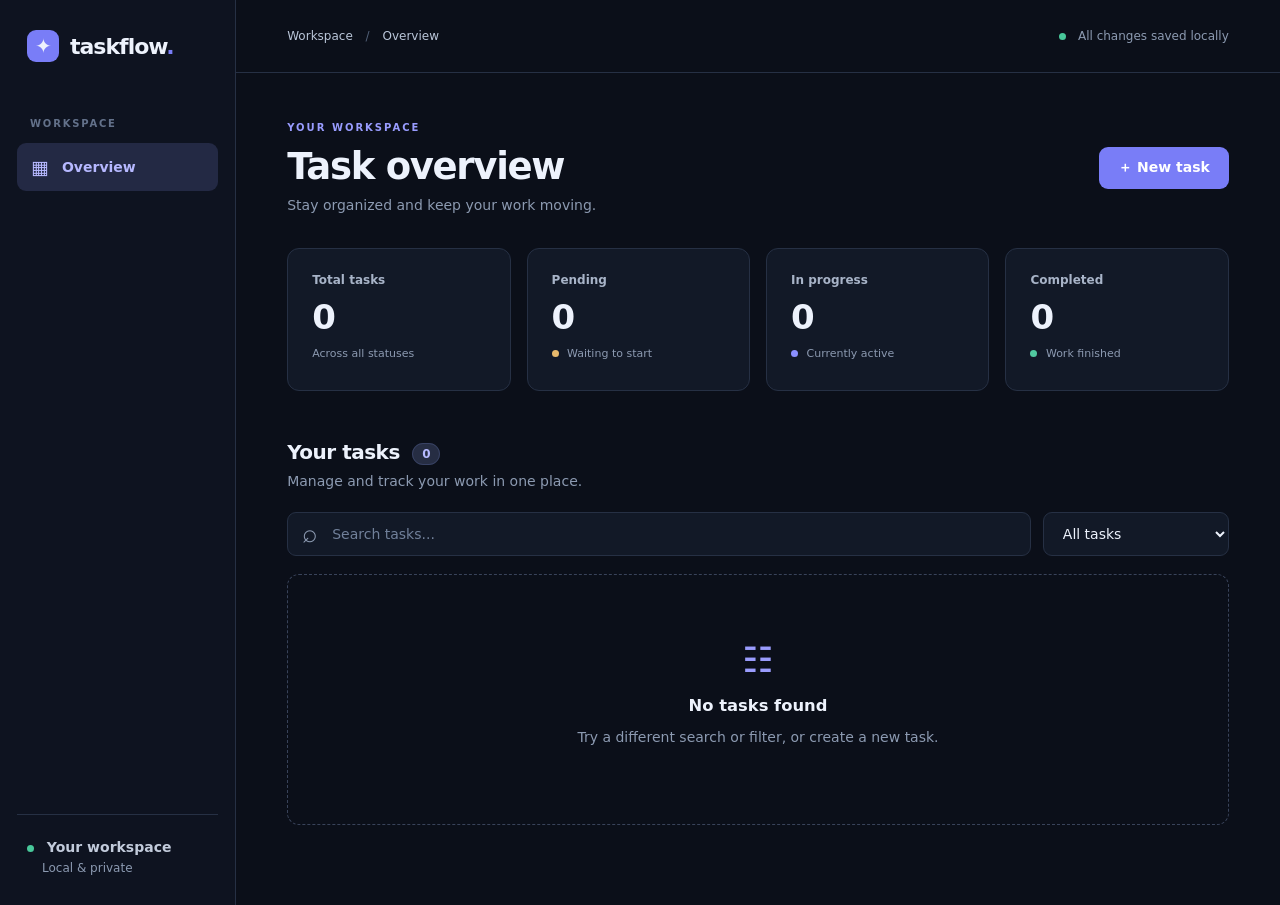
<file: Task_Mananger copy/src/index.html>
<!doctype html>
<html lang="en">
<head>
  <meta charset="UTF-8">
  <meta name="viewport" content="width=device-width, initial-scale=1">
  <meta name="theme-color" content="#0b0f19">
  <title>Taskflow — Task Manager</title>
  <link rel="stylesheet" href="styles.css">
  <script src="main.js" defer></script>
</head>
<body>
  <div class="app-shell">
    <aside class="sidebar" aria-label="Sidebar">
      <div class="brand"><span class="brand-icon" aria-hidden="true">✦</span><span>taskflow<span class="brand-dot">.</span></span></div>
      <div class="sidebar-label">WORKSPACE</div>
      <div class="nav-item active"><span aria-hidden="true">▦</span> Overview</div>
      <div class="sidebar-bottom"><span class="status-dot"></span> Your workspace <span class="sidebar-note">Local & private</span></div>
    </aside>
    <main class="main-content">
      <header class="topbar"><span>Workspace <span class="crumb">/</span> Overview</span><span class="topbar-right"><span class="status-dot"></span> All changes saved locally</span></header>
      <div class="content">
        <div class="page-heading"><div><p class="eyebrow">YOUR WORKSPACE</p><h1>Task overview</h1><p class="subtitle">Stay organized and keep your work moving.</p></div><button id="Create" class="btn btn-primary" type="button"><span aria-hidden="true">＋</span> New task</button></div>
        <section class="stats" aria-label="Task statistics">
          <div class="stat"><span class="stat-label">Total tasks</span><strong id="totalCount">0</strong><span class="stat-foot">Across all statuses</span></div>
          <div class="stat"><span class="stat-label">Pending</span><strong id="pendingCount">0</strong><span class="stat-foot"><span class="indicator pending"></span> Waiting to start</span></div>
          <div class="stat"><span class="stat-label">In progress</span><strong id="progressCount">0</strong><span class="stat-foot"><span class="indicator progress"></span> Currently active</span></div>
          <div class="stat"><span class="stat-label">Completed</span><strong id="completedCount">0</strong><span class="stat-foot"><span class="indicator completed"></span> Work finished</span></div>
        </section>
        <section class="tasks-section" aria-labelledby="tasksHeading">
          <div class="section-heading"><div><h2 id="tasksHeading">Your tasks <span id="visibleCount" class="count-pill">0</span></h2><p>Manage and track your work in one place.</p></div></div>
          <div class="toolbar"><label class="search-wrap"><span aria-hidden="true">⌕</span><span class="sr-only">Search tasks</span><input id="SearchInput" type="search" placeholder="Search tasks..." autocomplete="off"></label><label class="filter-wrap"><span class="sr-only">Filter tasks</span><select id="taskFilter"><option value="all">All tasks</option><option value="Pending">Pending</option><option value="In Progress">In Progress</option><option value="Completed">Completed</option><option value="High">High priority</option><option value="Medium">Medium priority</option><option value="Low">Low priority</option></select></label></div>
          <ul id="taskList" class="task-list" aria-live="polite"></ul>
          <div id="emptyState" class="empty-state" hidden><div class="empty-icon">☷</div><h3>No tasks found</h3><p>Try a different search or filter, or create a new task.</p></div>
        </section>
      </div>
    </main>
  </div>
  <div id="EditorWindow" class="modal-backdrop" hidden>
    <div class="modal" role="dialog" aria-modal="true" aria-labelledby="modalHeading">
      <div class="modal-heading"><div><p class="eyebrow">TASK DETAILS</p><h2 id="modalHeading">New task</h2></div><button id="closeEditor" class="icon-btn" type="button" aria-label="Close editor">×</button></div>
      <form id="taskForm" novalidate>
        <div class="field"><label for="EditorTitle">Task title <span class="required">*</span></label><input id="EditorTitle" type="text" maxlength="120" placeholder="What needs to be done?" required></div>
        <div class="field"><label for="EditorDescription">Description</label><textarea id="EditorDescription" rows="5" maxlength="3000" placeholder="Add a little more detail..."></textarea></div>
        <div class="form-grid"><div class="field"><label for="dueDate">Due date <span class="required">*</span></label><input id="dueDate" type="date" required></div><div class="field"><label for="EditorPriority">Priority</label><select id="EditorPriority"><option>Low</option><option selected>Medium</option><option>High</option></select></div></div>
        <div class="field"><label for="EditorStatus">Status</label><select id="EditorStatus"><option>Pending</option><option>In Progress</option><option>Completed</option></select></div>
        <p id="formError" class="form-error" role="alert" hidden></p>
        <div class="modal-actions"><button id="DeleteBtn" class="btn btn-danger" type="button" hidden>Delete task</button><div class="action-right"><button id="discard" class="btn btn-secondary" type="button">Cancel</button><button id="save" class="btn btn-primary" type="submit">Save task</button></div></div>
      </form>
    </div>
  </div>
</body>
</html>
</file>
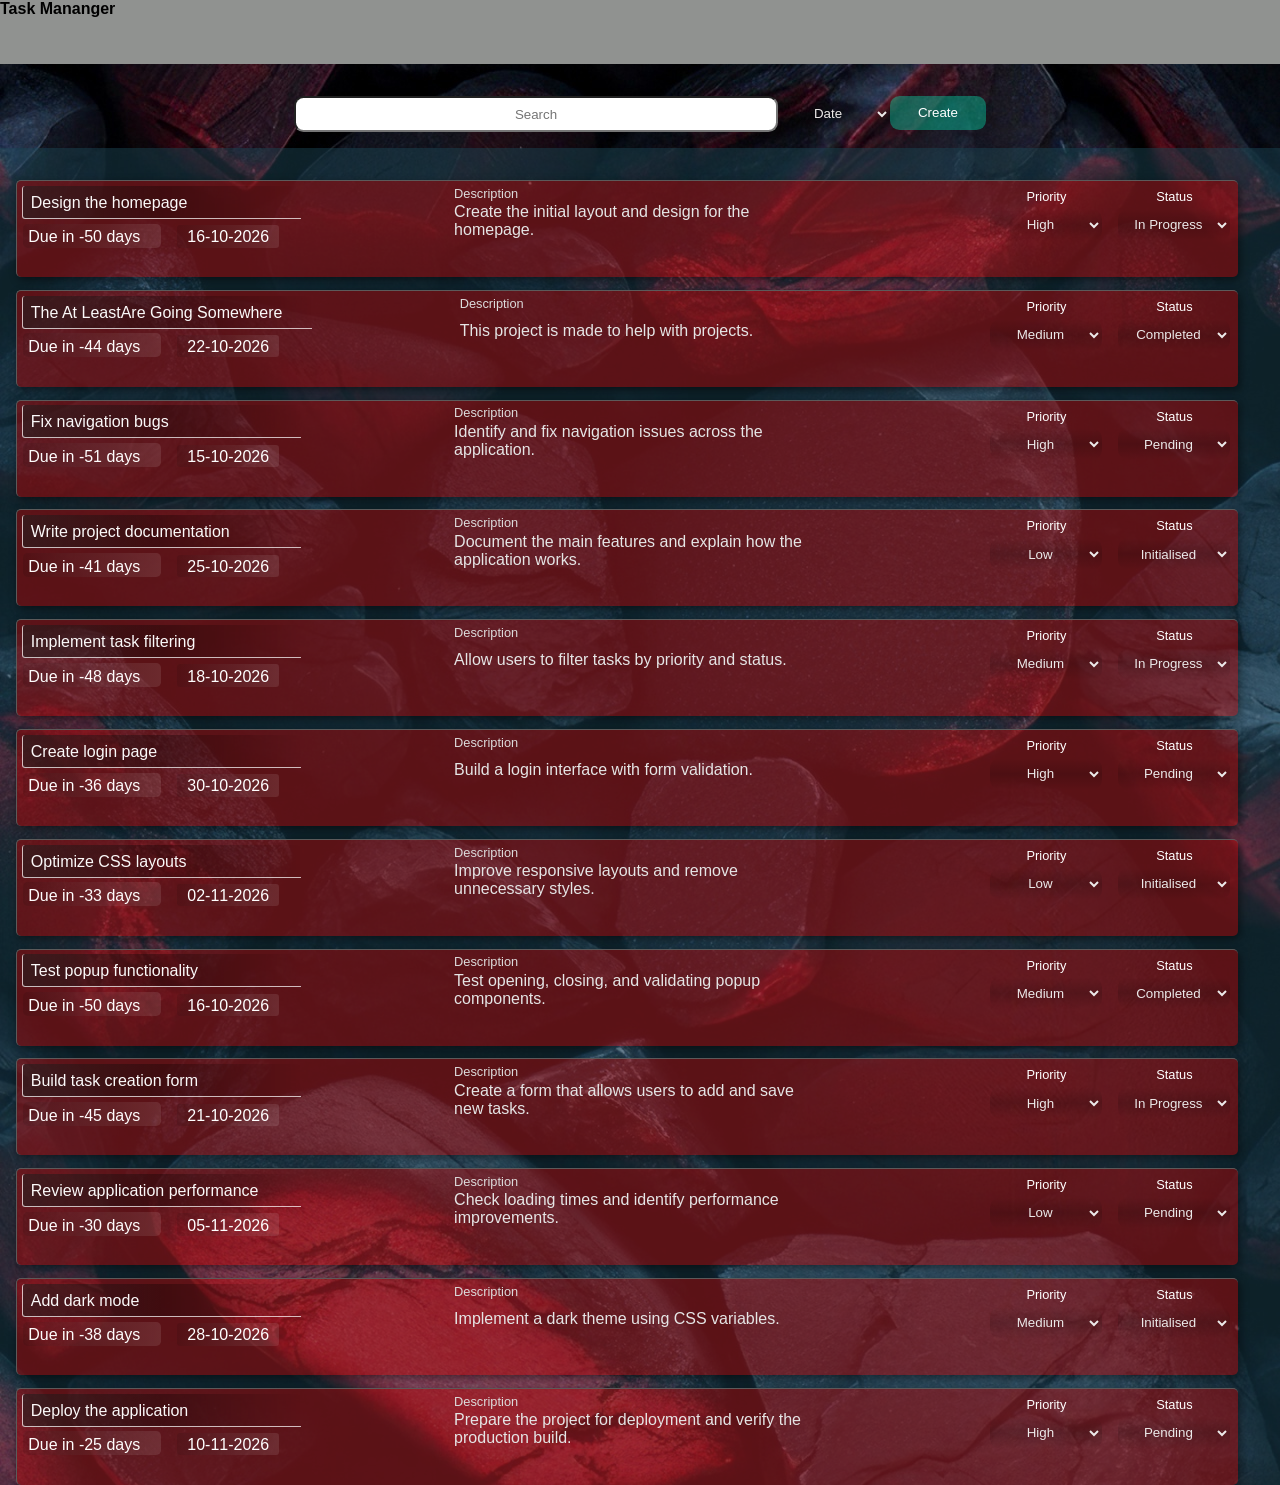
<file: Task_Mananger/src/index.html>
<!DOCTYPE html>
<html lang="en">
<head>
    <meta charset="UTF-8">
    <meta name="viewport" content="width=device-width, initial-scale=1.0">
    <title>Document</title>
    <link href = "styles.css"  rel = stylesheet>
</head>
<body class="MainBody">
<div>
<div class="Header"><h4 class="Logo">Task Mananger</h4></div>

</div>


<div class = "SearchBar">

<input type="text" id = "SearchInput" placeholder="Search" class = "Search" >


   <select id = "EditorPriority" class= "Options"> 
                        <option value="Date">Date</option>
                        <option value="Priority">Priority</option>
                        <option value="Status">Status</option>
                    </select>
<button id = "Create" class="Create">Create</button>
</div>

<div class="ListHolder">
<ul id = "taskList" class = "taskList">

</ul>

</div>




<div id = "EditorWindow" class ="EditorWindow">
<div class ="Editor">
    <div class ="EditorContentHolder">
     
        <div id = "EditorHeader" class = "EditorHeader">
            
            <div class = "EditorTitleSection">
        
            <input id = "EditorTitle" type="text" placeholder="Task Title" class = "EditorTitle" >
        </div>
  
                   
<div class="EditorDateOptions">

                        <div class="EditDueSection"> 
                    
                         <div class = "Due">Due Date</div>
                       
<input type="date" id="dueDate" class="EditorDueDate">

                   
                        </div>
            <div>
            <div class = "EditorOptions">
                <div class = "SlideUpperMiddle">
                    <div class = "OptionsNames">Priority</div>
                        <select id = "EditorPriority" class= "Options">
                        <option value="Low">Low</option>
                        <option value="Medium">Medium</option>
                        <option value="High">High</option>
                    </select>
                </div>
                


                <div class = "SlideUpperRight">
                     <div class = "OptionsNames">Status</div>
                    <select class= "Options" id = "EditorStatus">
                        <option value="Pending">Pending</option>
                        <option value="Initialised">Initialised</option>
                        <option value="In Progress">In Progress</option>
                        <option value="Completed">Completed</option>
                        
                    </select>
                </div> 
                </div>
               
            </div>
        </div>
        </div>

<div>Description</div>
    <textarea name="textarea" id="EditorDescription" class="textarea"></textarea>

    <div class = "EditorButtons">
        <button id = "DeleteBtn">Deete</button>
   <div class = "EditorSaveDisk">
    
    <button id = "discard">Discard</button>

<button id = "save">Save</button>
               </div> 
</div>
    </div>
 
</div></div></div>


     <script src = "main.js"></script>
</body>
</html>
</file>
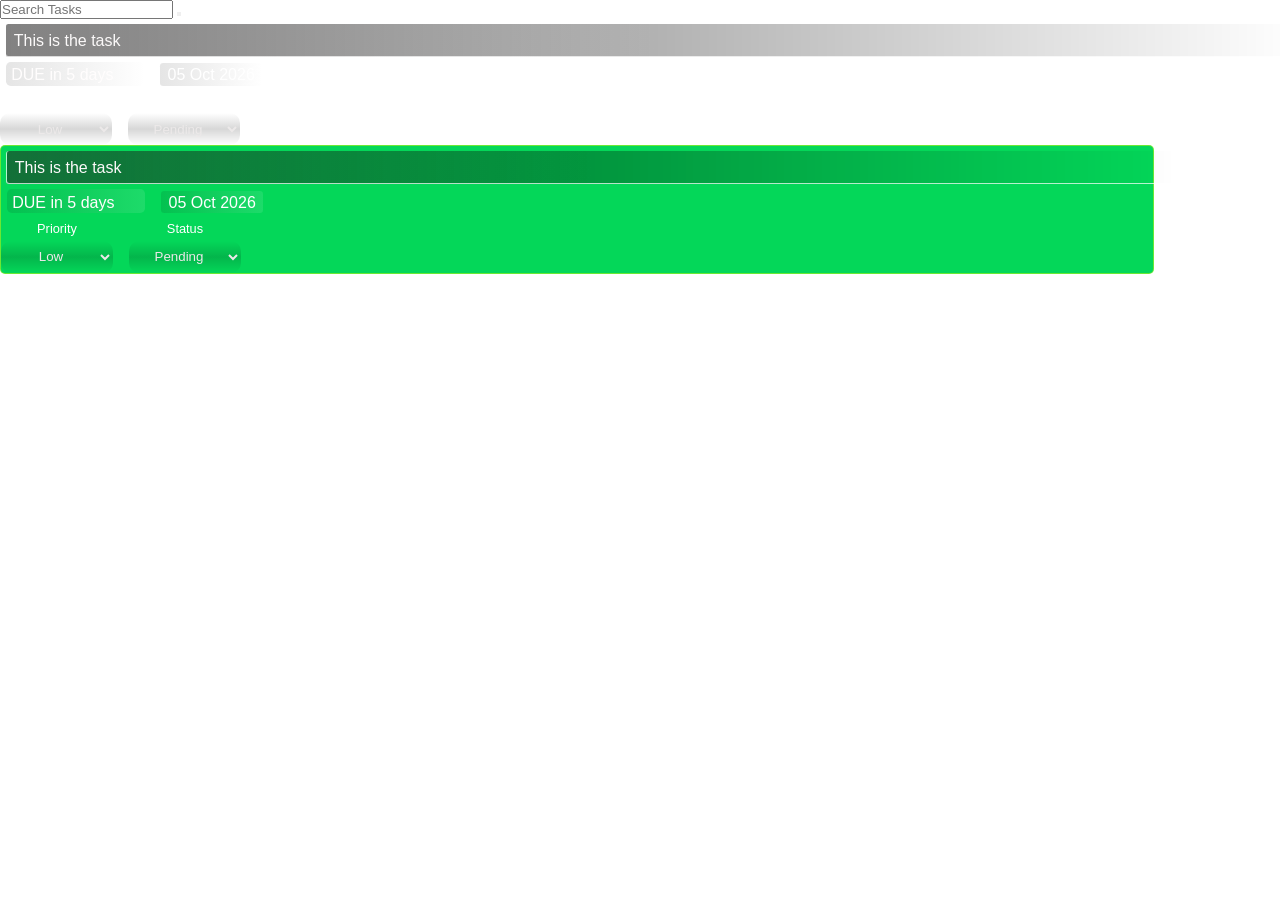
<file: Task_Mananger/src/rem.html>
<!DOCTYPE html>
<html lang="en">
<head>
    <meta charset="UTF-8">
    <meta name="viewport" content="width=device-width, initial-scale=1.0">
    <title>Document</title>
    <link href = "styles.css"  rel = stylesheet>
    
</head>
<body>

<div>

    <div>
            <input id = "searchInput" type="text" placeholder = "Search Tasks" >
            <button></button>
    </div>

        
                 
</div>



    </div>

        </div>
     
        <ul id="taskList">
            <li><div>


            <div id ="SlideID" class= "Slide">

                <div class = "SlideUpperLeft">
                    <div class = "Title"> This is the task</div>

                     <div class="DueSection"> 
                    
                         <div class = "Due">DUE in 5 days</div>
                         <div class="Date">05 Oct 2026</div>

                     </div>
                    
               

                </div>
                

    <div class = "UpperRightSection">
                <div class = "SlideUpperMiddle">
                    <div class = "OptionsNames">Priority</div>
                        <select class= "Options">
                        <option value="Low">Low</option>
                        <option value="Medium">Medium</option>
                        <option value="High">High</option>
                    </select>
                </div>
                


                <div class = "SlideUpperRight">
                     <div class = "OptionsNames">Status</div>
                    <select class= "Options">
                        <option value="Pending">Pending</option>
                        <option value="Initialised">Initialised</option>
                        <option value="In Progress">In Progress</option>
                        <option value="Completed">Completed</option>
                        
                    </select>
                </div> </li>

<li><div>


    <div id ="SlideID" class= "EditSlide">

        <div class = "SlideUpperLeft">
                    <div class = "Title"> This is the task</div>

                     <div class="DueSection"> 
                    
                         <div class = "Due">DUE in 5 days</div>
                         <div class="Date">05 Oct 2026</div>

                     </div>
                    
               

                </div>
                

            <div class = "UpperRightSection">
                <div class = "SlideUpperMiddle">
                    <div class = "OptionsNames">Priority</div>
                        <select class= "Options">
                        <option value="Low">Low</option>
                        <option value="Medium">Medium</option>
                        <option value="High">High</option>
                    </select>
                </div>
                


                <div class = "SlideUpperRight">
                     <div class = "OptionsNames">Status</div>
                    <select class= "Options">
                        <option value="Pending">Pending</option>
                        <option value="Initialised">Initialised</option>
                        <option value="In Progress">In Progress</option>
                        <option value="Completed">Completed</option>
                        
                    </select>
                
                    
                </div> 
                 
            
            </div>
            
    </div>
</div>
            </li>


        </ul>


</div>
 
 <script src = "main.js"></script>
</body>
</html>
</file>
<file: Task_Mananger copy/src/styles.css>
:root{color-scheme:dark;--bg:#0b0f19;--sidebar:#0e1320;--surface:#121927;--surface2:#171f30;--border:#263044;--text:#edf2fc;--muted:#8c9ab1;--accent:#797df7;--accent-hover:#9093ff;--radius:12px;font-family:Inter,ui-sans-serif,system-ui,-apple-system,BlinkMacSystemFont,"Segoe UI",sans-serif}*{box-sizing:border-box}body{margin:0;background:var(--bg);color:var(--text);font-size:14px}button,input,textarea,select{font:inherit}button{cursor:pointer}button:focus-visible,input:focus-visible,textarea:focus-visible,select:focus-visible,.task-card:focus-visible{outline:2px solid #a4a5ff;outline-offset:2px}.app-shell{display:flex;min-height:100vh}.sidebar{width:236px;flex-shrink:0;background:var(--sidebar);border-right:1px solid var(--border);padding:30px 17px;display:flex;flex-direction:column}.brand{font-size:22px;font-weight:750;letter-spacing:-1px;display:flex;align-items:center;gap:11px;padding:0 10px}.brand-icon{width:32px;height:32px;display:grid;place-items:center;border-radius:9px;background:var(--accent);font-size:20px}.brand-dot{color:var(--accent)}.sidebar-label{color:#63718a;font-size:10px;font-weight:800;letter-spacing:1.8px;margin:56px 13px 14px}.nav-item{display:flex;align-items:center;gap:13px;border-radius:9px;padding:13px 14px;color:#b7c3d9;font-weight:600}.nav-item.active{background:#232944;color:#b6b8ff}.nav-item span{font-size:19px}.sidebar-bottom{margin-top:auto;border-top:1px solid var(--border);padding:24px 10px 0;font-weight:600;color:#c2cbdb}.sidebar-note{display:block;color:var(--muted);font-size:12px;font-weight:400;margin:6px 0 0 15px}.status-dot{display:inline-block;width:7px;height:7px;border-radius:50%;background:#48c89a;margin-right:8px}.main-content{min-width:0;flex:1}.topbar{height:73px;border-bottom:1px solid var(--border);display:flex;justify-content:space-between;align-items:center;padding:0 clamp(20px,4vw,62px);color:#bac6d9;font-size:12px}.crumb{margin:0 9px;color:#526078}.topbar-right{color:var(--muted)}.content{max-width:1450px;margin:auto;padding:49px clamp(20px,4vw,62px) 80px}.page-heading{display:flex;justify-content:space-between;align-items:center;gap:20px;margin-bottom:35px}.eyebrow{font-size:10px;font-weight:800;letter-spacing:2px;color:#999cff;margin:0 0 12px}h1{font-size:clamp(29px,3vw,37px);letter-spacing:-1.3px;margin:0;font-weight:750}.subtitle,.section-heading p{color:var(--muted);margin:9px 0 0}.btn{border-radius:9px;padding:11px 18px;border:1px solid transparent;font-weight:650;min-height:41px;transition:background .2s,border-color .2s,transform .2s}.btn:hover{transform:translateY(-1px)}.btn-primary{background:var(--accent);color:#fff}.btn-primary:hover{background:var(--accent-hover)}.btn-secondary{background:#222b3d;color:#dbe4f3;border-color:#354159}.btn-secondary:hover{background:#2c3750}.btn-danger{background:transparent;color:#ff939d;border-color:#713c4b}.btn-danger:hover{background:#4b2533}.stats{display:grid;grid-template-columns:repeat(4,minmax(0,1fr));gap:16px;margin-bottom:49px}.stat{background:var(--surface);border:1px solid var(--border);border-radius:var(--radius);padding:22px 24px;min-height:143px}.stat-label{color:#a8b4c8;font-weight:600;font-size:12px}.stat strong{display:block;font-size:34px;letter-spacing:-1px;margin:10px 0 7px}.stat-foot{color:var(--muted);font-size:11px}.indicator{display:inline-block;width:7px;height:7px;border-radius:50%;margin-right:5px}.pending{background:#e7b96c}.progress{background:#8b90ff}.completed{background:#51c9a0}.section-heading{margin-bottom:23px}.section-heading h2{margin:0;font-size:20px;letter-spacing:-.5px}.count-pill{font-size:12px;background:#262d43;color:#b6baff;border:1px solid #384264;border-radius:20px;padding:3px 9px;vertical-align:middle;margin-left:6px}.toolbar{display:flex;gap:12px;margin-bottom:18px}.search-wrap{flex:1;position:relative}.search-wrap>span:not(.sr-only){position:absolute;left:15px;top:6px;font-size:26px;color:var(--muted)}.search-wrap input,.filter-wrap select,.field input,.field textarea,.field select{width:100%;background:var(--surface);border:1px solid var(--border);border-radius:9px;color:var(--text);outline:none}.search-wrap input{height:44px;padding:0 14px 0 44px}.filter-wrap select{height:44px;padding:0 38px 0 15px;min-width:154px}.search-wrap input::placeholder,.field input::placeholder,.field textarea::placeholder{color:#71809a}.task-list{list-style:none;padding:0;margin:0;display:grid;gap:11px}.task-card{display:grid;grid-template-columns:minmax(0,1.5fr) minmax(120px,.65fr) minmax(120px,.65fr) minmax(125px,.65fr);align-items:center;gap:16px;background:var(--surface);border:1px solid var(--border);border-left:3px solid var(--border);border-radius:10px;padding:18px 21px;cursor:pointer;transition:background .2s,border-color .2s,transform .2s}.task-card:hover{background:#1a2335;border-color:#3c4a66;transform:translateY(-1px)}.task-card.urgent{border-left-color:#ed858e}.task-card.soon{border-left-color:#e5b66a}.task-card.later{border-left-color:#5aafaa}.task-title{font-weight:650;font-size:14px;margin:0 0 6px;overflow-wrap:anywhere}.task-description{font-size:12px;color:var(--muted);margin:0;line-height:1.5;overflow:hidden;max-height:0;opacity:0;transition:max-height .35s ease,opacity .35s ease}.task-date{color:#bac5d7;font-size:12px}.task-date small{display:block;color:var(--muted);font-size:11px;margin-top:5px}.task-date.overdue small{color:#ff959f}.task-select{width:100%;min-width:0;padding:9px 24px 9px 10px;border:1px solid #343e54;border-radius:7px;background:#1c2638;color:#dfe6f5;font-size:12px;cursor:pointer}.task-select:focus{outline:2px solid #8d90f7}.empty-state{text-align:center;padding:65px 20px;border:1px dashed #39435a;border-radius:12px;color:var(--muted)}.empty-state[hidden],.modal-backdrop[hidden],#DeleteBtn[hidden],#formError[hidden]{display:none}.empty-icon{font-size:35px;color:#9a9cfd}.empty-state h3{color:var(--text);margin-bottom:5px}.modal-backdrop{position:fixed;inset:0;background:rgba(4,7,14,.8);backdrop-filter:blur(7px);display:grid;place-items:center;z-index:10;padding:18px;overflow:auto}.modal{background:#151d2d;border:1px solid #354058;border-radius:16px;width:min(100%,560px);padding:30px;box-shadow:0 24px 100px #0009;max-height:calc(100vh - 36px);overflow:auto}.modal-heading{display:flex;justify-content:space-between;align-items:start;margin-bottom:25px}.modal-heading h2{font-size:24px;margin:0}.icon-btn{background:none;border:0;color:#a9b7cc;font-size:28px;line-height:1;padding:0 5px}.field{display:grid;gap:9px;margin-bottom:20px}.field label{color:#c5cfdf;font-size:12px;font-weight:650}.required{color:#ff969d}.field input,.field select{height:43px;padding:0 12px}.field textarea{padding:12px;resize:vertical;min-height:115px}.field input:focus,.field textarea:focus,.field select:focus{border-color:#8589f6}.form-grid{display:grid;grid-template-columns:1fr 1fr;gap:16px}.form-error{color:#ff9ca4;background:#3c2432;border:1px solid #794451;padding:10px 12px;border-radius:8px;font-size:12px}.modal-actions{display:flex;justify-content:space-between;gap:12px;border-top:1px solid var(--border);padding-top:20px;margin-top:8px}.action-right{display:flex;gap:10px;margin-left:auto}.sr-only{position:absolute;width:1px;height:1px;padding:0;margin:-1px;overflow:hidden;clip:rect(0,0,0,0);white-space:nowrap;border:0}@media(min-width:1050px){.task-description{max-height:25px;opacity:1}}@media(min-width:1450px){.task-description{max-height:65px}}@media(max-width:1100px){.sidebar{width:195px}.stats{grid-template-columns:repeat(2,minmax(0,1fr))}.task-card{grid-template-columns:minmax(0,1.4fr) repeat(3,minmax(100px,.65fr));gap:10px;padding:15px}}@media(max-width:760px){.sidebar{width:68px;padding:23px 10px}.brand{padding:0;justify-content:center}.brand>span:last-child,.sidebar-label,.nav-item,.sidebar-bottom{display:none}.content{padding-top:30px}.topbar-right{display:none}.task-card{grid-template-columns:1fr 1fr;gap:14px}.task-info{grid-column:1/-1}.task-description{max-height:45px;opacity:1}.page-heading{align-items:flex-start}}@media(max-width:480px){.sidebar{display:none}.topbar{height:55px}.page-heading{flex-wrap:wrap}.stats{gap:9px;margin-bottom:30px}.stat{padding:15px;min-height:115px}.stat strong{font-size:27px}.toolbar{flex-wrap:wrap}.filter-wrap{width:100%}.task-card{padding:15px}.modal{padding:20px}.form-grid{grid-template-columns:1fr;gap:0}.modal-actions{flex-wrap:wrap}.btn-danger{order:2}.action-right{width:100%;justify-content:flex-end}}@media(prefers-reduced-motion:reduce){*,*::before,*::after{transition:none!important;animation:none!important}}
</file>
<file: Task_Mananger/src/styles.css>
:root{

--mainColor:rgb(4, 215, 89);
--secColor:rgba(169, 198, 212,1);
--tinColor:rgb(191, 188, 182);
--highColor:rgb(242, 241, 237);
--active:rgb(255, 255, 255);

--red:rgba(182, 0, 0, 0.464);
--yellow:rgba(255, 204, 0, 0.491);
--green:rgba(41, 158, 101, 0.468);
--midColor:rgba(252, 250, 250, 0.336);

--slideMainWidth:90%;
--slideMainHeight:6rem;
--slideBackground:rgb(152, 150, 150);
--slideBorder:solid 2px rgb(248, 0, 1);
--slideBorderRad:5px;

--titleWidth:15rem;
--titleHeight:1rem;
--titleMargin: 0.3rem 0 0 0.3rem;
--titlePadding:0.5rem;
--titleBorderRad:0.2rem;
--titleBackground:rgba(27, 27, 27, 0.5);

--optionsWidth:8rem;
--optNamesFontSize:1rem;
}

*{
    margin:0;
    padding:0;
    font-family:Arial, Helvetica, sans-serif ;
    
}

.EditSlide{
   background-color: var(--mainColor);
    border: var(--slideBorder);
    border-radius: var(--slideBorderRad);
    width: var(--slideMainWidth);
    justify-content: flex-start;
     
    gap:.5rem;
   
    border: solid 1px rgba(246, 255, 0, 0.428);
    
}

#slide{
    
    border-radius: var(--slideBorderRad);
    width: 96%;
    justify-content: flex-start;
    height: var(--slideMainHeight);
    gap:.5rem;
   
    border: solid 1px rgba(246, 255, 0, 0.428);
    padding-right: .5rem;
    border-bottom: none;
    border-right: none;
    box-shadow: 2px 3px .5rem rgba(0, 0, 0, 0.455);
   
    border-color: rgb(92, 90, 90);
    transform: translateY(0);
    transition: opacity 300ms ease, transform 500ms ease-in-out,scale 500ms ease-in-out;

}

#slide:hover{
    opacity: 0.9;
    transform: translateY(-2px);
    border: none;
    scale: 1.01;

}



.LevelRed{
background-color: var(--red);


}

.LevelGreen{
background-color: var(--green);


}


.LevelYellow{
    
background-color: var(--yellow);

}

.Edited{

    background-color: var(--active);
}
.contentHolder{

margin-left: .1rem;
margin-right: .9rem;
display: grid;

    padding-right: 1rem;
    
   
}
.SlideHeader{
    display: flex;
    justify-content: space-between;
    gap: 1rem;

    height: 4rem;
}
.Search{
  width:90%;

  height: 2rem;

    border-radius: 0.6rem;
    text-align: center;
    max-width: 30rem;
    margin-left: 2rem;
}


.SearchButton{

    width:4rem;
    height: 2.1rem;
    margin-top: .1rem;
    margin-left: -4rem;
    border: none;
    border-radius: 0.6rem;;
    background-color: rgba(0, 255, 200, 0.34);
    margin-right: 1rem;
}


.SearchButton:hover{

    background-color: rgb(104, 167, 131);
    color: black;
    scale: 1.1;
    
}

.Create{

width:6rem;
    height: 2.1rem;

    border: none;
    border-radius: 0.6rem;;
    background-color: rgba(0, 255, 200, 0.34);
    margin-right: 2rem;
    color: white;
}

.Create:hover{

background-color: rgb(171, 224, 194);
    color: black;
    scale: 1.1;
    
}


.SearchBar{
display:flex;
justify-content: center;
margin-top: 2rem;
padding: 0;

}

.Header{
background-color: rgb(144, 146, 144);
height:4rem;


}


.Button{


}

.inlineTitle{
    color: rgb(220, 219, 219);
    font-size: .8rem;
   
}

.inlineDesci{
color: rgb(229, 229, 229);
overflow: hidden;
margin-top: -1.2rem;
transition: ease-in-out 500ms;
}
.Title{
    min-width: 8rem;
    
    width: 100%;
    height: 1rem;
    background:linear-gradient(90deg,rgba(32, 31, 31, 0.561),rgba(0, 0, 0, 0.302),rgba(253, 253, 253, 0));

    border-radius: var(--titleBorderRad);
    text-align: left;
    padding: var(--titlePadding);
    margin:var(--titleMargin);
    color: rgb(251, 249, 249);
    overflow: hidden;
    border:solid 1px rgba(255, 255, 255, 0.717);
    border-right: none;
    border-top: none;
  
   border-bottom-right-radius: 0;
   
}
.inlinedesc{

    color: rgb(158, 37, 37);

    margin-top: 1.5rem;
    font-size: 1.1rem;

}
.DescriSection{
   
    flex-direction: column;
    background-color: rgba(0, 247, 62, 0.497);
    justify-content: center;

    
}

.textArea{
    height: 15rem;
}


.Options{

width: 7rem;
color: rgb(236, 233, 233);
background:linear-gradient(rgba(255, 0, 0, 0),rgba(0, 0, 0, 0.158),rgba(253, 253, 253, 0));
border-radius: 10px;
height: 2rem;
text-align: center;
margin-top: .1rem;
border: none;

transition: ease-in-out 300ms;

}

.Options:hover{

    background:linear-gradient(45deg,rgba(255, 0, 0, 0),rgba(186, 234, 204, 0.462),rgba(253, 253, 253, 0));

    scale: 1.05;
    transform: -5px 5px;
    color: rgb(247, 242, 242);
}

.DueSection{
    
    justify-content: space-between;
    margin-top: 0.3rem;
    padding-left: .4rem;
   
    gap: 1rem;
    width: 16rem;
    display: flex;
   


}

.Due{
    width: 12rem;
    color:rgb(255, 253, 253);
 
    background:linear-gradient(90deg,rgba(0, 0, 0, 0.1),rgba(253, 253, 253, 0.1));

   border: none;
    padding: 0.3rem;
    padding-bottom: 0;
    border-radius: .3rem;
    
}


.OptionsNames{
font-size: 0.8rem;
font-family: Arial, Helvetica, sans-serif;
text-align: center;
color: rgb(255, 255, 255);
margin-top: .5rem;
padding-bottom: .2rem;

}


.Date{
height: 1rem;
width: 9rem;
color: rgb(255, 255, 255);
text-align: center;
border-radius: .2rem;
margin-right: rem;
margin-top: .1rem;
background:linear-gradient(90deg,rgba(0, 0, 0, 0.1),rgba(253, 253, 253, 0.1));

font-size: 1rem;
padding: .2rem;


}

.UpperRightSection{
    display: flex;
    gap: 1rem;

    
}

.tailButtons{

font-size: var(--optNamesFontSize);
font-family: Arial, Helvetica, sans-serif;

color: aliceblue;
display: active;
justify-content: space-between;
gap: 1rem;

padding-top: 0;
padding-bottom: .5rem;

}

.tailButtons button{

    width: 5rem;
    height: 2rem;
    background-color: rgb(245, 243, 241);
    border-radius: 5px;
    border: solid 2px white;
    box-shadow: none;
     font-size: 0.9rem;
    font-family: Arial, Helvetica, sans-serif;
    
}

  .inlineSection{

    display: none;
   
    margin-left: 0.5rem;
    margin-right: 0.9rem;
    border-radius: .6rem;
    padding-top: .3rem;
    padding-left: .4rem;
    padding-right: .6rem;
    height: 4.7rem;
    width: 30rem;
    opacity: 0;

    transition: ease-in-out 500ms ;
}

.taskList{
display: grid;
gap:0.8rem;
margin-left: 1rem;
list-style-type: none;


}


.ListHolder{
background-color: rgba(28, 67, 82, 0.496);
padding-top: 2rem;
margin-top: 1rem;
}


#EditorWindow{

position: fixed;
top: 0;
left: 0;
z-index: 9999;
width: 100%;
height: 100%;
backdrop-filter: blur(10px);
-webkit-backdrop-filter: blur(10px);

justify-content: center;
gap: 0rem;


}

.Hide{
    display:none;
  
    
}

.Show{

     display: flex;
    
}
.EditorContentHolder{
background-image:url("../assets/red.jpg");
padding: .5rem;display: grid;
border-radius: .9rem;
height: 33rem;

}

.Editor{

display: grid;
justify-content: center;
margin-top: 14rem;

width:80%;
max-width: 50rem;
padding: 1rem;;

}

.textarea{
min-width: 20rem;

height : 20rem;
padding: 1rem;
border-radius: .4rem;

}

.EditorHeader{
    display: grid;

background-color: rgba(0, 255, 255, 0.305);


}

.EditDueSection{

    display: grid;
    width: 2rem;
    margin-left: 1.5rem;
}
.EditorDueDate{
  

  width: 7rem;
  height: 1.4rem;
  background: #f43f5e; /* Rose Red Dot */
  border-radius: .3rem;
  font-weight: .1rem;
  font-family: 'Gill Sans', 'Gill Sans MT', Calibri, 'Trebuchet MS', sans-serif;
  background-color: aliceblue;
  border: none;
  text-align: center;
}

.EditorTitle{

    height: 2rem;
   width: 98%;
   margin-left: -.7rem;
   border-radius: .3rem;
   padding-left: 1rem;
   padding-right: 1rem;
   background-color: #ffffff;
   border: none;
}

.EditorTitleSection{
    margin-top: 1rem;
    margin-left: 1rem;
display: flex;
gap:1rem;

}

.EditTitleInput{
border-radius: .3rem;
width: 80%;
}


.EditorOptions{

    display: flex;
    gap: 1rem;
}

.EditorDateOptions{

    display: flex;
    gap:16rem;
}

.EditorButtons{
display: flex;
gap: 2rem;
justify-content: space-between;
height: 3rem;
padding-top: .3rem;



}

.EditorButtons button{

    width: 6rem;
    height :2.3rem;
    border-radius: .7rem;
    border: solid 1px rgb(96, 95, 95);
    background-color: #000000;
    color: rgb(246, 245, 242);
    transition: ease-in-out 290ms;
}

.EditorButtons button:hover{

    background:linear-gradient(45deg,rgba(255, 0, 0, 0),rgba(208, 255, 226, 0.501),rgba(253, 253, 253, 0));

    scale: 1.05;
    transform: -5px 5px;
    color: rgb(255, 255, 255);
   
}

.EditorSaveDisk{
display: flex;
gap:1rem;

}

@media (min-width: 850px) {
    .inlineSection{

    display: grid;
        width: 15rem;
        opacity: 5%;
    }

    
.taskList{

margin-left: 1rem;

}
   
    


}
@media (max-width: 750px) {
  
     .Options{

    width: 5rem;   
    }

    .inlineSection{
        display: none;
       width: 4rem;
        opacity: 0%;
  
        width: 10rem;
    }}

@media (min-width: 900px) {
    .inlineSection{


        width: 17rem;
        opacity: 100%;
    }}

@media (min-width: 1000px) {
  
   


 .inlineSection{
width: 22rem;
}}

@media (min-wdueth: 1300px) {
  
   


 .inlineSection{
width: 40rem;
}}

@media (min-width: 1500px) {
  
   


 .inlineSection{
width: 50rem;
}}

@media (min-width: 1800px) {
  
   


 .inlineSection{
width: 70rem;
}}

@media (min-width: 2000px) {
  
   


 .inlineSection{
width: 90rem;
}}


.MainBody{
    list-style-type: none;
   
   /* background:url("../assets/background.jpeg");*/
    background:url("../assets/red.jpg");

}

.taskList li{

   

}
</file>
